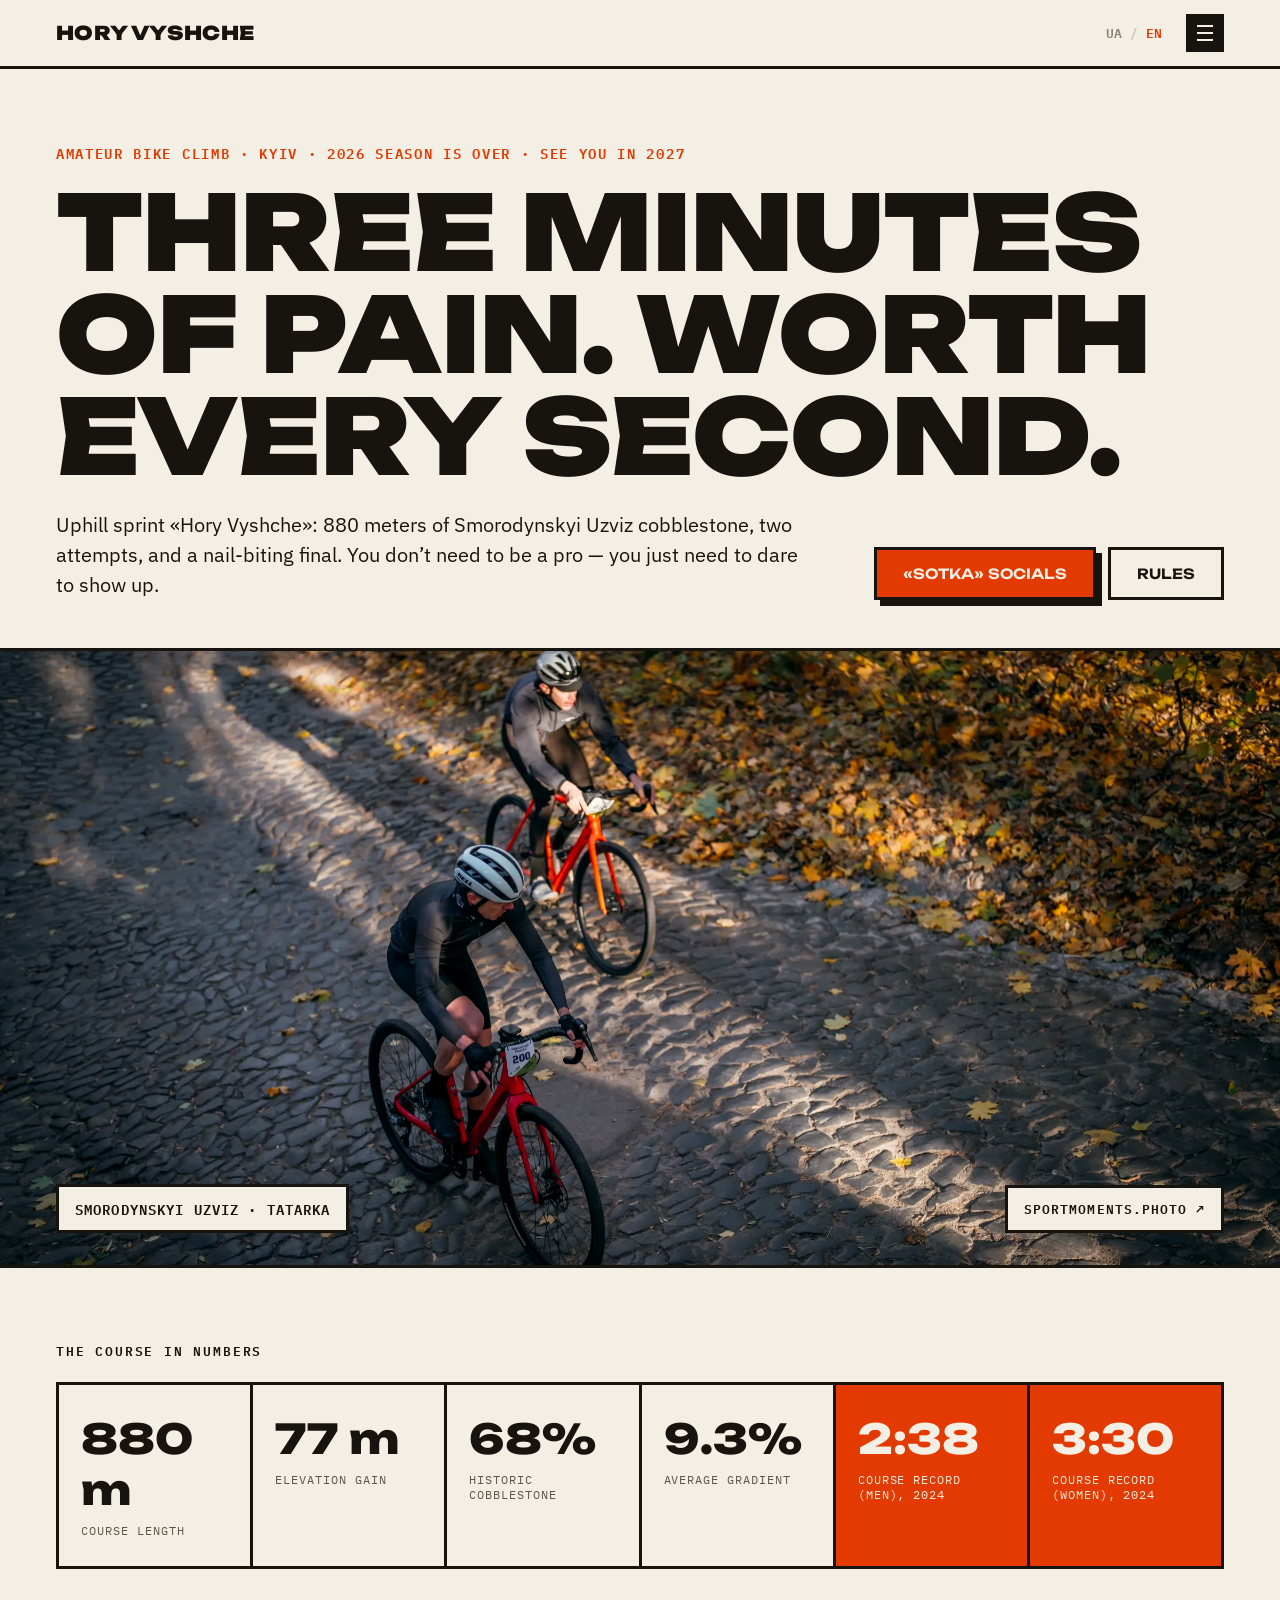
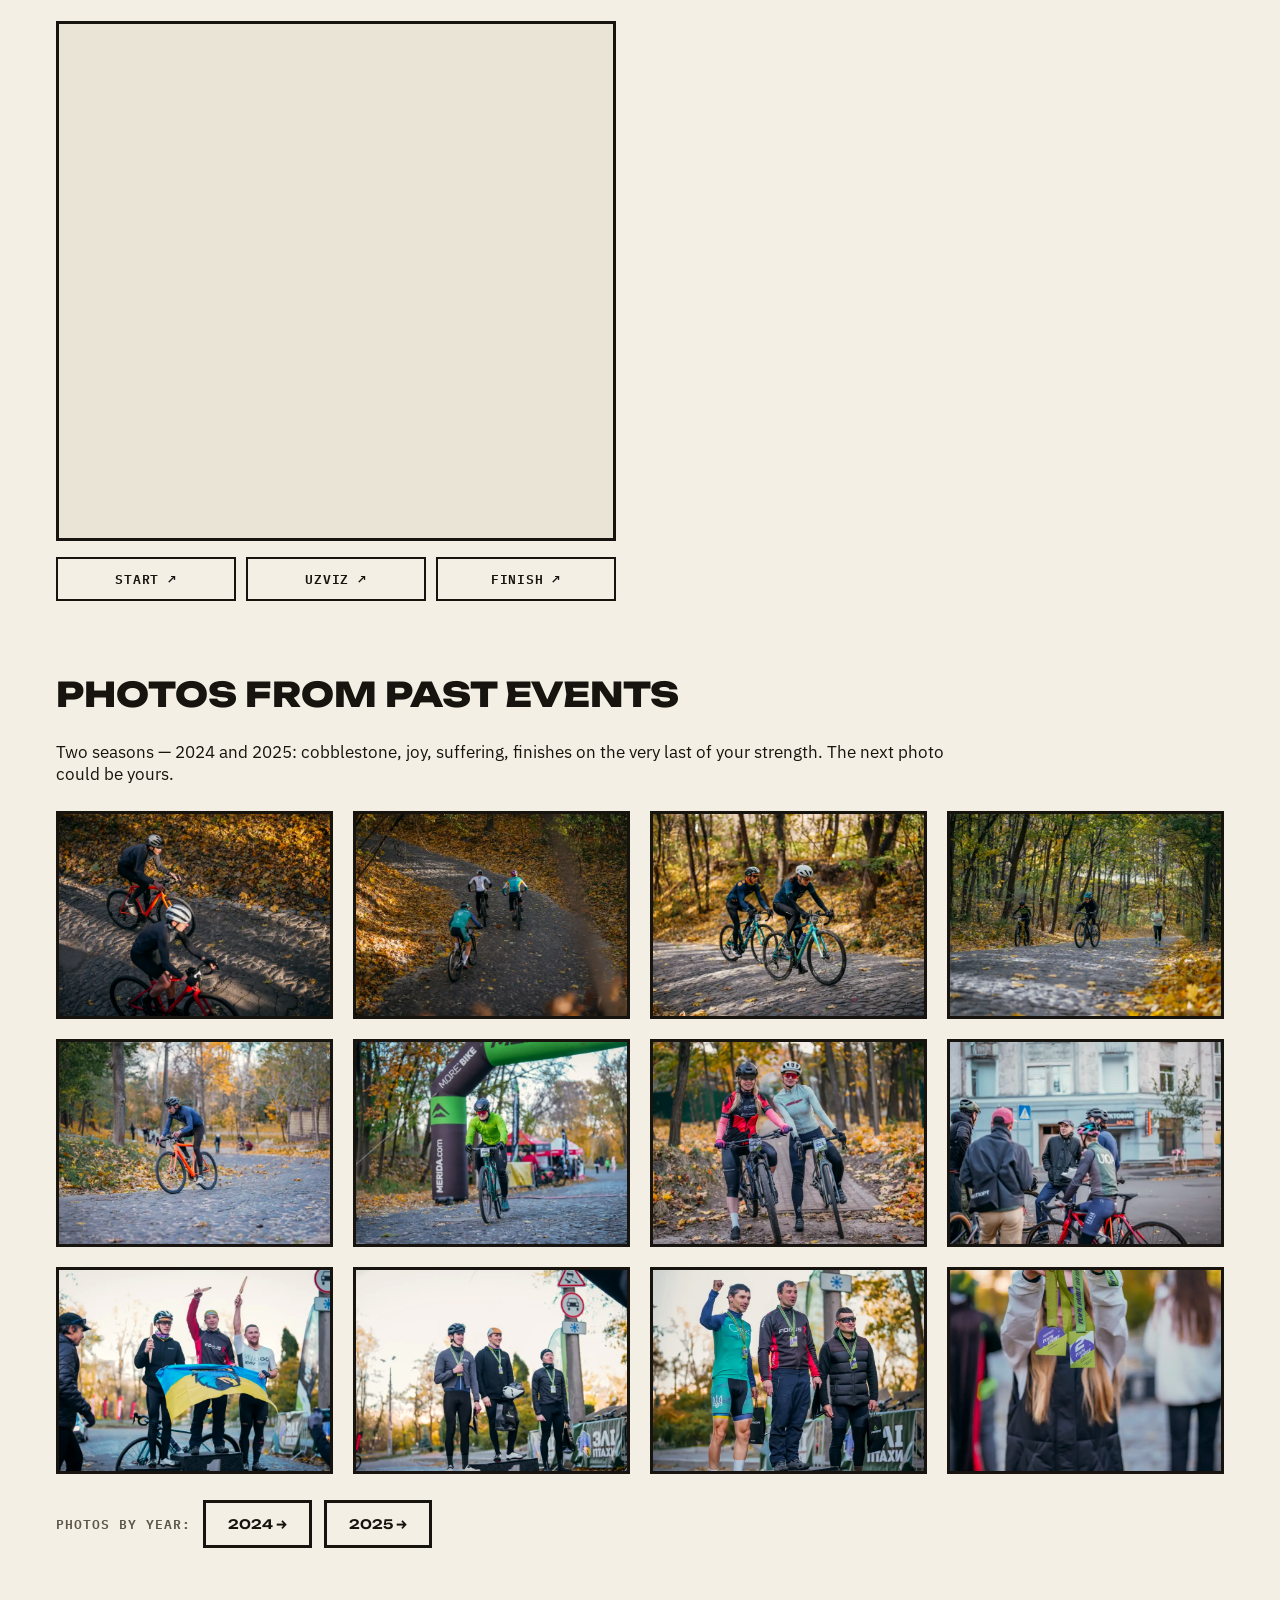
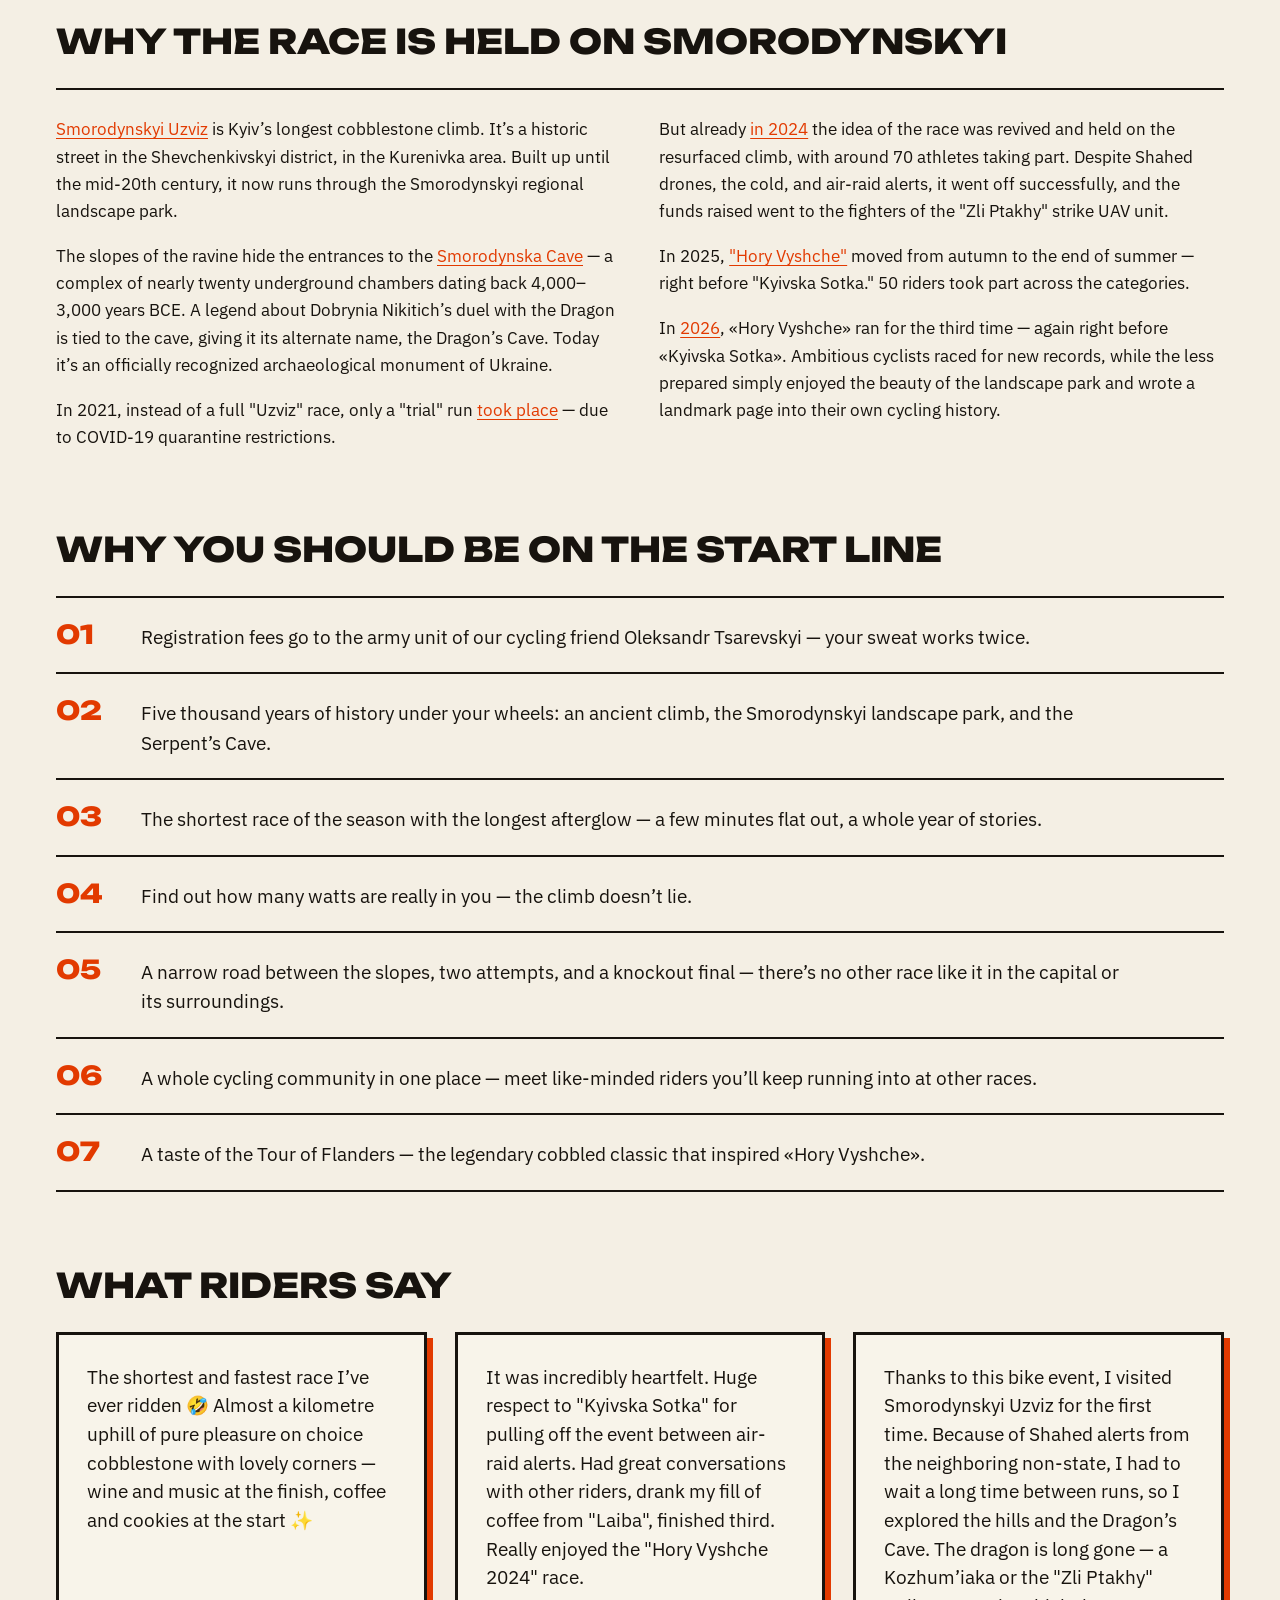
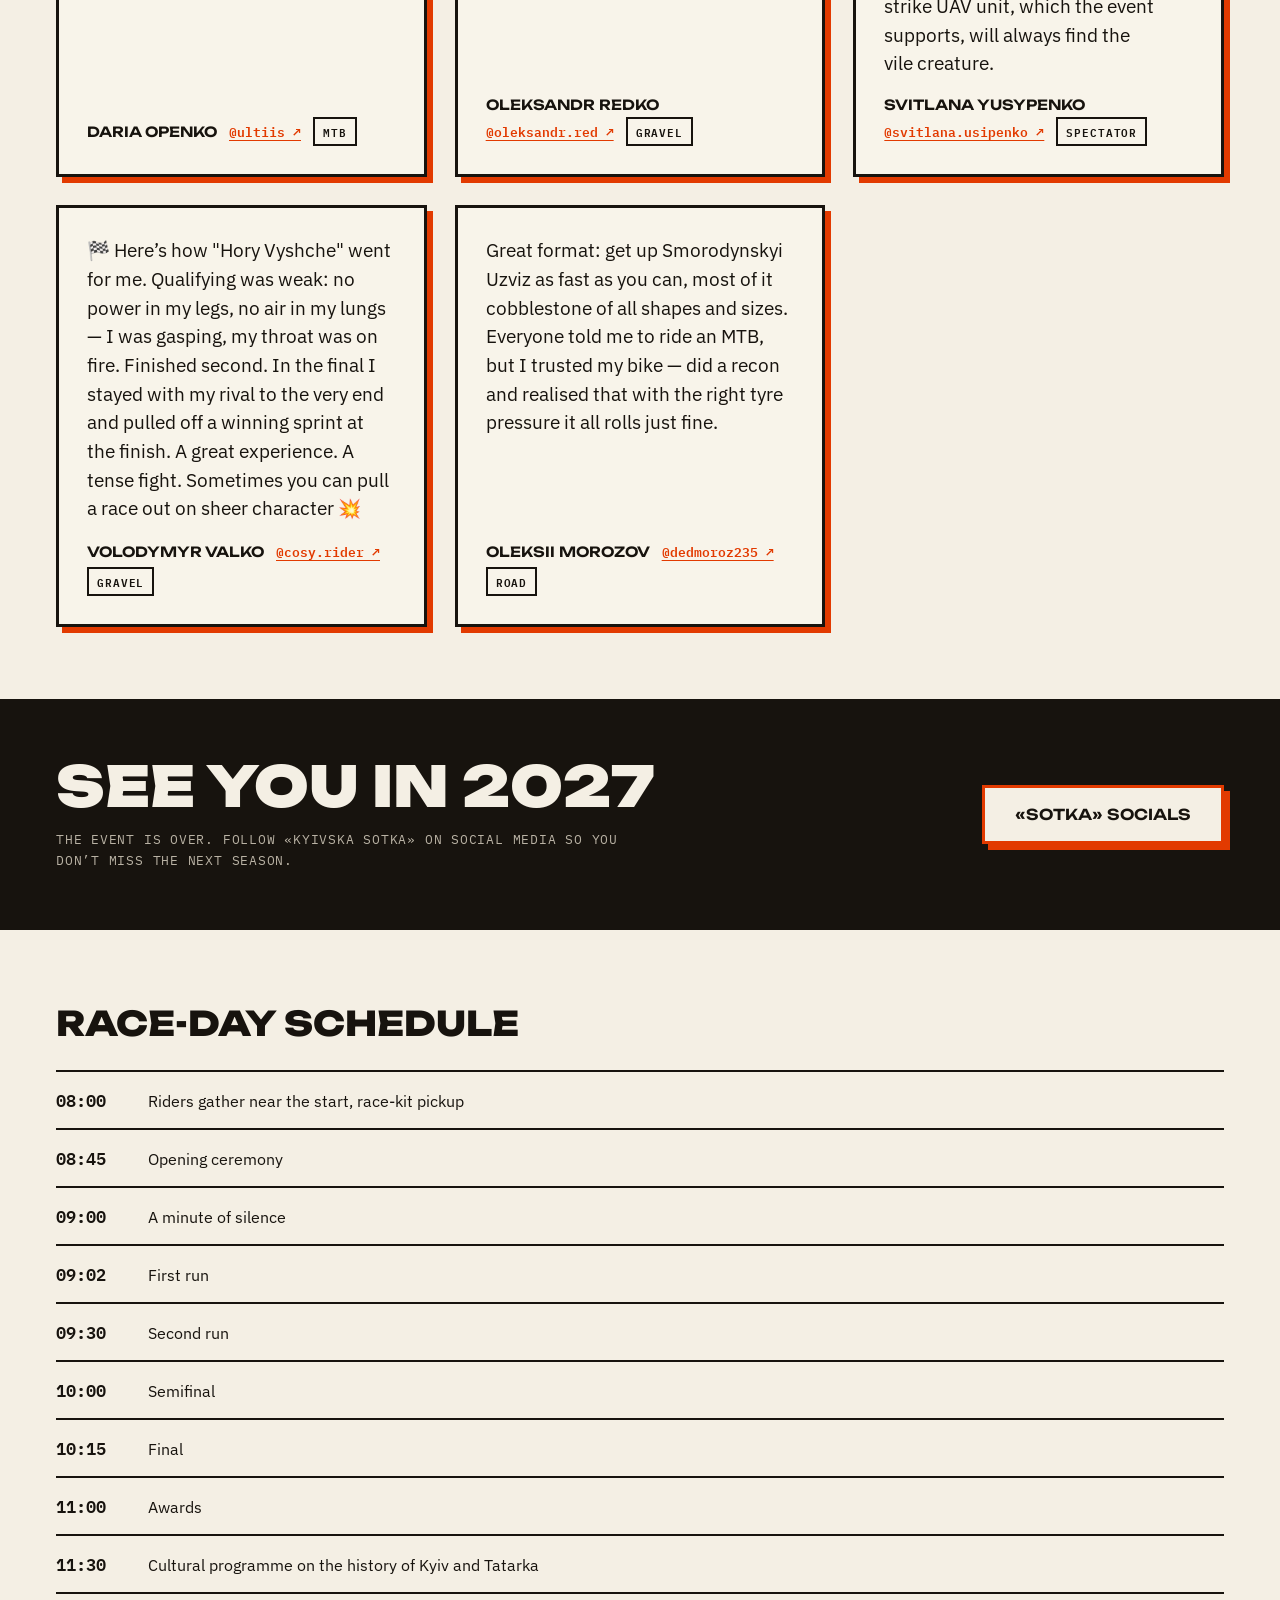
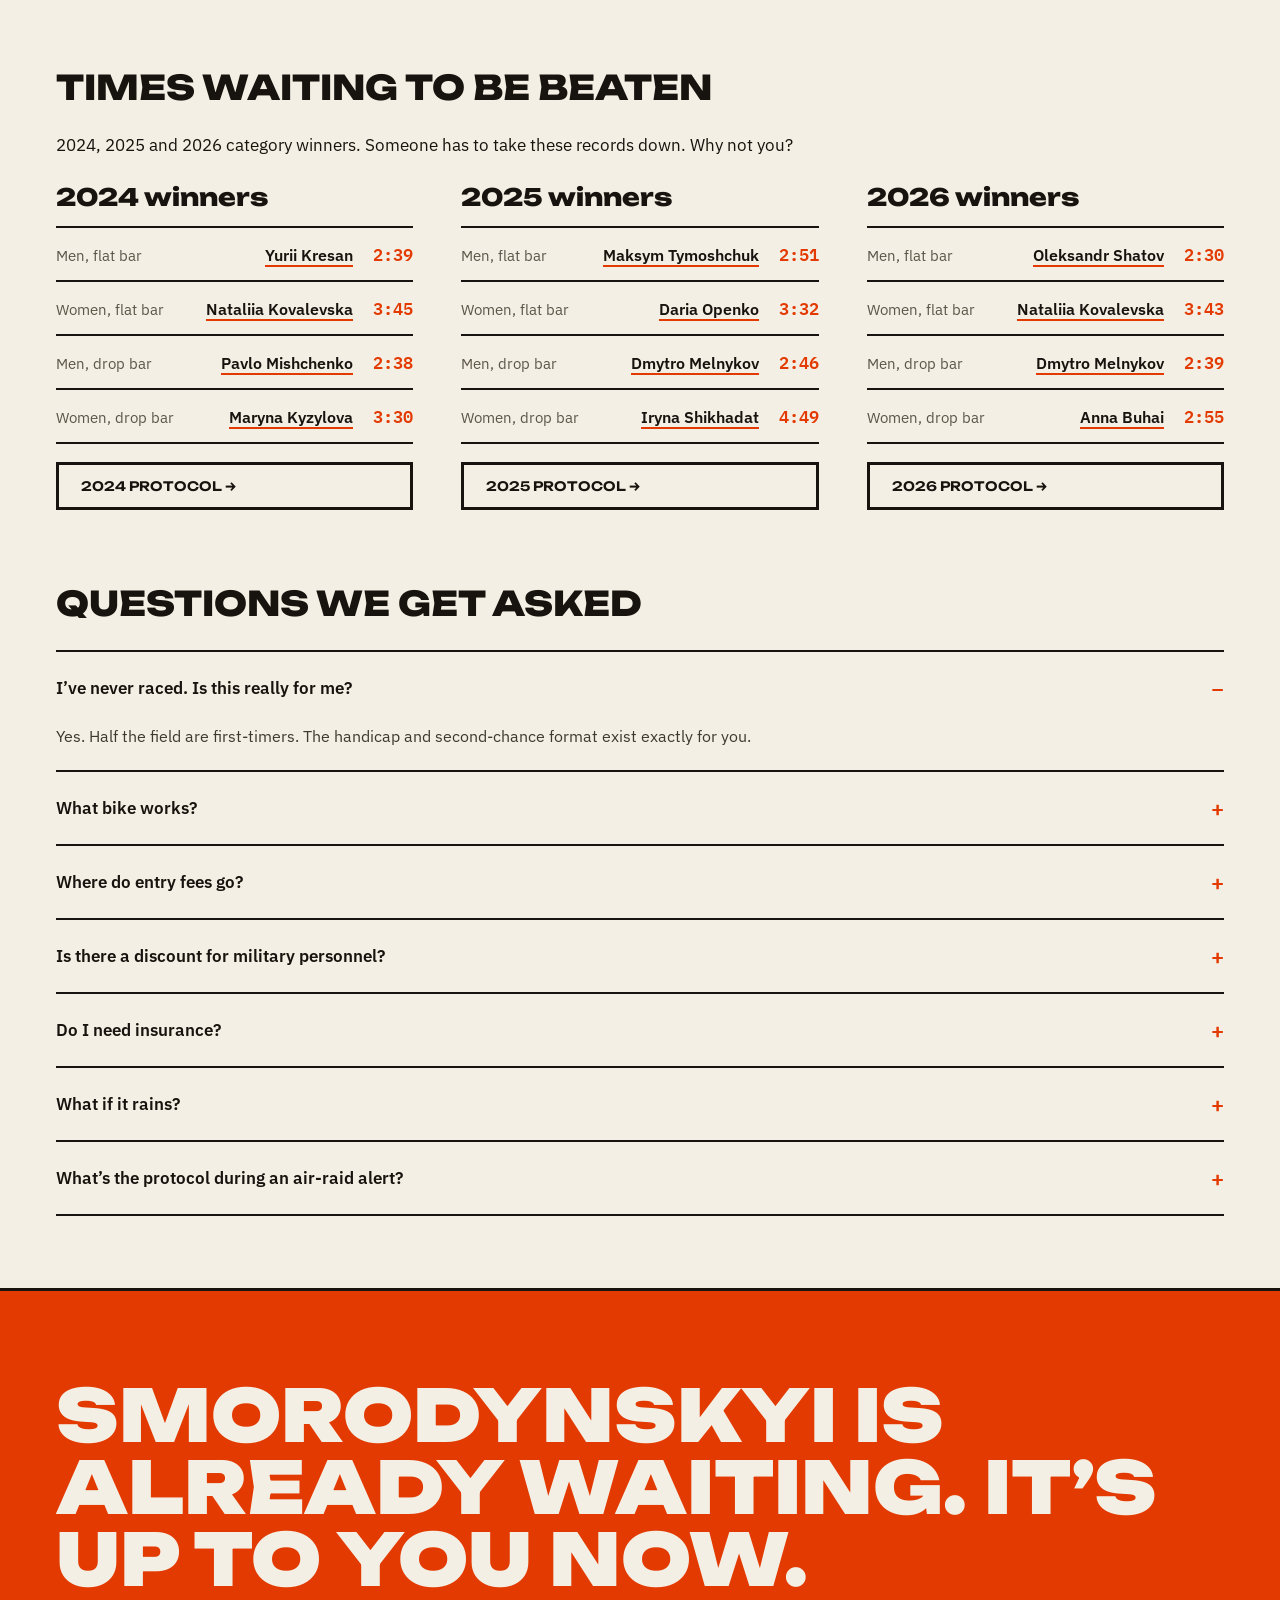
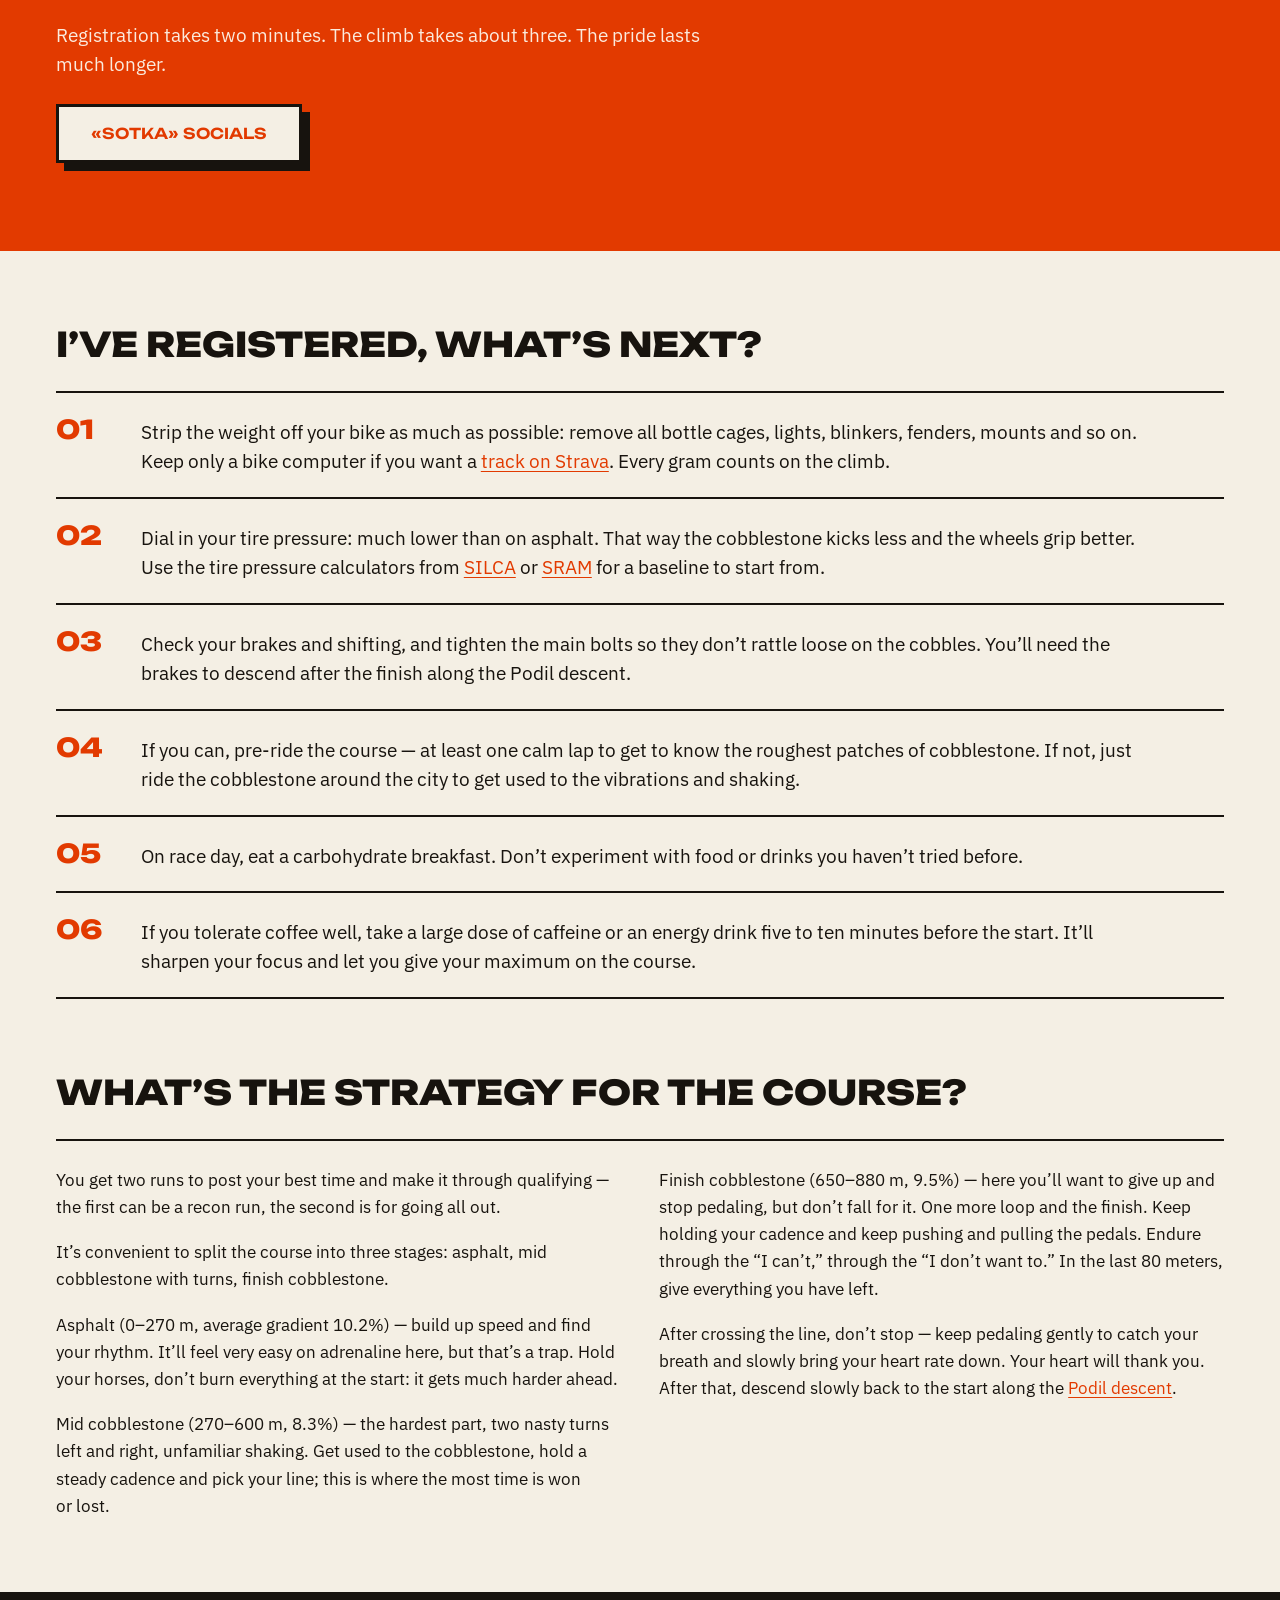
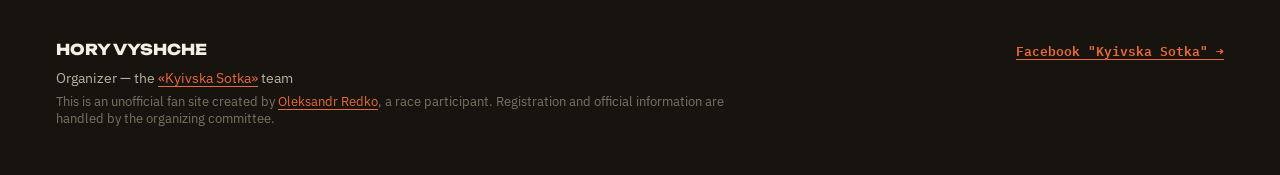
<file: index.html>
<!DOCTYPE html>
<html lang="uk">
<head>
<meta charset="utf-8">
<meta name="viewport" content="width=device-width, initial-scale=1">
<meta name="color-scheme" content="light">
<title>Гори Вище — Спринт вгору Смородинським узвозом</title>
<meta name="description" content="Велоспринт вгору Смородинським узвозом — історичним бруківочним підйомом до Татарки в Києві.">
<link rel="icon" href="assets/icon.svg?v=7" type="image/svg+xml">
<link rel="icon" href="assets/favicon.ico?v=7" sizes="any">
<link rel="apple-touch-icon" href="assets/apple-touch-icon.png?v=7">
<link rel="manifest" href="assets/site.webmanifest">
<meta name="theme-color" content="#17130E">
<meta property="og:type" content="website">
<meta property="og:url" content="https://uzviz.pp.ua/">
<meta property="og:title" content="Гори Вище — Спринт вгору Смородинським узвозом">
<meta property="og:description" content="Велоспринт вгору Смородинським узвозом — історичним бруківочним підйомом до Татарки в Києві.">
<meta property="og:image" content="https://uzviz.pp.ua/assets/og-image.jpg?v=7">
<meta property="og:image:width" content="1200">
<meta property="og:image:height" content="690">
<meta property="og:locale" content="uk_UA">
<meta name="twitter:card" content="summary_large_image">
<meta name="twitter:title" content="Гори Вище — Спринт вгору Смородинським узвозом">
<meta name="twitter:description" content="Велоспринт вгору Смородинським узвозом — історичним бруківочним підйомом до Татарки в Києві.">
<meta name="twitter:image" content="https://uzviz.pp.ua/assets/og-image.jpg?v=7">
<link rel="preconnect" href="https://fonts.googleapis.com">
<link rel="preconnect" href="https://fonts.gstatic.com" crossorigin>
<link rel="stylesheet" href="css/style.css?v=7">
</head>
<body>
<div class="page" id="app"></div>
<script src="js/main.js?v=7"></script>
</body>
</html>
</file>
<file: css/style.css>
@import url('https://fonts.googleapis.com/css2?family=Unbounded:wght@400;600;800;900&family=IBM+Plex+Sans:wght@400;500;600&family=IBM+Plex+Mono:wght@400;500;600&display=swap');

:root {
  color-scheme: light;
  --bg: #F4EFE4;
  --ink: #17130E;
  --accent: #E23A00;
  --accent-soft: #E86A3C;
  --accent-pale: #FBEBDD;
  --muted: #5B5648;
  --muted-2: #7A7466;
  --line-muted: #B9B2A4;
  --line-faint: #C8C1B2;
}

* { box-sizing: border-box; }

html { scroll-behavior: smooth; }

body {
  margin: 0;
  background: var(--bg);
  color: var(--ink);
  font-family: 'IBM Plex Sans', sans-serif;
  text-wrap: pretty;
  overflow-x: hidden;
}

a { color: var(--accent); text-decoration: underline; text-underline-offset: 3px; }
a:hover { color: var(--ink); }

.page { background: var(--bg); color: var(--ink); }

.container { max-width: 1280px; margin: 0 auto; padding: 0 clamp(16px, 5vw, 56px); }

/* offset anchor jumps so headings clear the sticky nav */
section[id] { scroll-margin-top: 90px; }

/* nav */
.nav {
  position: sticky;
  top: 0;
  z-index: 50;
  display: flex;
  align-items: center;
  justify-content: space-between;
  gap: 16px;
  padding: 14px clamp(16px, 5vw, 56px);
  background: var(--bg);
  border-bottom: 3px solid var(--ink);
}
.nav-brand {
  font-family: 'Unbounded', sans-serif;
  font-weight: 900;
  font-size: clamp(15px, 2.4vw, 19px);
  letter-spacing: 0.02em;
  text-transform: uppercase;
  color: var(--ink);
  text-decoration: none;
}
.nav-controls { display: flex; align-items: center; gap: clamp(10px, 2.4vw, 22px); }
.lang-switch {
  display: flex;
  align-items: center;
  gap: 6px;
  font-family: 'IBM Plex Mono', monospace;
  font-weight: 600;
  font-size: 13px;
}
.lang-switch .sep { color: var(--line-faint); }
.lang-btn { background: none; border: none; cursor: pointer; padding: 4px 2px; font-family: 'IBM Plex Mono', monospace; font-weight: 600; font-size: 13px; color: #8A8375; }
.lang-btn.is-active { color: var(--accent); }
.menu-btn {
  width: 38px; height: 38px;
  display: flex; flex-direction: column; justify-content: center; align-items: center; gap: 5px;
  background: var(--ink); border: none; cursor: pointer;
}
.menu-btn span { display: block; width: 16px; height: 2px; background: var(--bg); }
.dropdown {
  position: absolute; top: 100%; right: clamp(16px, 5vw, 56px); z-index: 20;
  background: var(--bg); border: 3px solid var(--ink); padding: 8px 0;
  display: flex; flex-direction: column; min-width: 220px; box-shadow: 8px 8px 0 var(--accent);
  max-height: calc(100vh - 80px); overflow-y: auto;
}
.dropdown a {
  padding: 11px 20px; color: var(--ink); text-decoration: none;
  font-family: 'Unbounded', sans-serif; font-weight: 600; font-size: 13px; text-transform: uppercase;
}
.dropdown a.dropdown-cta { color: var(--accent); }
.dropdown-rule { height: 2px; background: var(--ink); margin: 6px 20px; }

/* hero */
.hero-inner { max-width: 1280px; margin: 0 auto; padding: clamp(36px, 6vw, 72px) clamp(16px, 5vw, 56px) clamp(28px, 4vw, 48px); }
.kicker {
  font-family: 'IBM Plex Mono', monospace; font-weight: 600; font-size: clamp(12px, 1.4vw, 14px);
  letter-spacing: 0.12em; text-transform: uppercase; color: var(--accent); margin: 0 0 18px;
}
.hero-title {
  font-family: 'Unbounded', sans-serif; font-weight: 900; font-size: clamp(38px, 8.6vw, 104px);
  line-height: 0.98; text-transform: uppercase; letter-spacing: -0.01em; margin: 0 0 22px; max-width: 20ch;
}
.hero-footer-row { display: flex; flex-wrap: wrap; gap: clamp(20px, 4vw, 48px); align-items: flex-end; justify-content: space-between; }
.hero-sub { font-size: clamp(16px, 2vw, 20px); line-height: 1.5; max-width: 62ch; margin: 0; }
.cta-row { display: flex; gap: 12px; flex-wrap: wrap; }
.btn-primary, .btn-secondary {
  display: inline-flex; align-items: center; font-family: 'Unbounded', sans-serif; font-weight: 600;
  font-size: 14px; text-transform: uppercase; border: 3px solid var(--ink); padding: 15px 26px; text-decoration: none;
}
.btn-primary { color: var(--bg); background: var(--accent); box-shadow: 6px 6px 0 var(--ink); }
.btn-secondary { color: var(--ink); background: transparent; }

.hero-media { position: relative; border-top: 3px solid var(--ink); border-bottom: 3px solid var(--ink); }
.hero-media picture { display: block; }
.hero-img { width: 100%; height: clamp(360px, 48vw, 620px); object-fit: cover; display: block; filter: saturate(1.08) contrast(1.06); }
.stamp {
  position: absolute; left: clamp(16px, 5vw, 56px); bottom: clamp(16px, 3vw, 32px);
  background: var(--bg); border: 3px solid var(--ink); padding: 10px 16px;
  font-family: 'IBM Plex Mono', monospace; font-weight: 600; font-size: clamp(12px, 1.4vw, 14px);
  letter-spacing: 0.08em; text-transform: uppercase;
}
.photo-credit {
  position: absolute; right: clamp(16px, 5vw, 56px); bottom: clamp(16px, 3vw, 32px);
  background: var(--bg); border: 3px solid var(--ink); padding: 10px 16px;
  font-family: 'IBM Plex Mono', monospace; font-weight: 600; font-size: clamp(11px, 1.2vw, 13px);
  letter-spacing: 0.08em; text-transform: uppercase; color: var(--ink); text-decoration: none;
}

/* section headings */
.section-heading-mono {
  font-family: 'IBM Plex Mono', monospace; font-weight: 600; font-size: 13px; letter-spacing: 0.14em;
  text-transform: uppercase; color: var(--accent); margin: 0 0 20px;
}
.section-heading {
  font-family: 'Unbounded', sans-serif; font-weight: 800; font-size: clamp(22px, 3vw, 34px);
  text-transform: uppercase; margin: 0 0 26px;
}
.section-sub { font-size: 16.5px; margin: 0 0 26px; max-width: 90ch; }
.heading-link { color: var(--ink); text-decoration: none; }
.heading-link:hover { color: var(--ink); }

/* facts */
.facts-section { padding: clamp(44px, 6vw, 72px) 0; }
.facts-grid { display: flex; flex-wrap: wrap; gap: 3px; background: var(--ink); border: 3px solid var(--ink); }
.fact-cell { flex: 1 1 160px; padding: clamp(18px, 3vw, 28px) clamp(14px, 2vw, 22px); }
.fact-value { font-family: 'Unbounded', sans-serif; font-weight: 800; font-size: clamp(26px, 3.2vw, 42px); margin: 0; }
.fact-label { font-family: 'IBM Plex Mono', monospace; font-size: 12px; letter-spacing: 0.08em; text-transform: uppercase; margin: 8px 0 0; }

/* route */
.route-section { padding: 0 0 clamp(44px, 6vw, 72px); margin-top: -20px; }
#hv-route-map { border: 3px solid var(--ink); height: 520px; max-width: 560px; background: #EAE4D6; overflow: hidden; }
#hv-route-map iframe { height: 100% !important; width: 100% !important; display: block; }
.route-links { display: flex; flex-wrap: wrap; gap: 10px; margin-top: 16px; max-width: 560px; }
.route-link {
  flex: 1 1 0; display: flex; align-items: center; justify-content: center; text-align: center;
  font-family: 'IBM Plex Mono', monospace; font-weight: 600; font-size: 13px; text-transform: uppercase;
  letter-spacing: 0.06em; color: var(--ink); border: 2px solid var(--ink); padding: 9px 14px; text-decoration: none;
  white-space: nowrap;
}

/* story */
.story-section { padding: 0 0 clamp(44px, 6vw, 72px); }
.story-body { column-count: 2; column-gap: clamp(20px, 3vw, 40px); border-top: 2px solid var(--ink); padding-top: 26px; }
.story-body p { margin: 0 0 18px; font-size: clamp(15.5px, 1.7vw, 17px); line-height: 1.6; break-inside: avoid; }
@media (max-width: 640px) {
  .story-body { column-count: 1; }
}
/* why */
.why-section { padding: 0 0 clamp(44px, 6vw, 72px); }
#next-steps { padding-top: clamp(44px, 6vw, 72px); }
.why-heading { font-family: 'Unbounded', sans-serif; font-weight: 800; font-size: clamp(22px, 3vw, 34px); text-transform: uppercase; margin: 0 0 26px; }
.why-list { display: flex; flex-direction: column; }
.why-item { display: flex; gap: clamp(16px, 3vw, 32px); align-items: baseline; padding: 20px 0; border-top: 2px solid var(--ink); }
.why-num { font-family: 'Unbounded', sans-serif; font-weight: 800; font-size: clamp(18px, 2.4vw, 26px); color: var(--accent); min-width: 2.2ch; }
.why-text { margin: 0; font-size: clamp(16px, 1.9vw, 19px); line-height: 1.55; max-width: 92ch; }
.rule-top { border-top: 2px solid var(--ink); }

/* expect-2027 banner */
.countdown-section { background: var(--ink); color: var(--bg); border-top: 3px solid var(--ink); border-bottom: 3px solid var(--ink); }
.countdown-inner {
  max-width: 1280px; margin: 0 auto; padding: clamp(36px, 5vw, 56px) clamp(16px, 5vw, 56px);
  display: flex; flex-wrap: wrap; gap: clamp(24px, 4vw, 48px); align-items: center; justify-content: space-between;
}
.expect { max-width: 60ch; }
.expect-title { font-family: 'Unbounded', sans-serif; font-weight: 900; font-size: clamp(32px, 4.6vw, 56px); line-height: 1; text-transform: uppercase; margin: 0; }
.expect-sub { font-family: 'IBM Plex Mono', monospace; font-size: 13px; letter-spacing: 0.06em; text-transform: uppercase; color: var(--line-muted); line-height: 1.6; margin: 16px 0 0; }
.countdown-cta { display: inline-flex; align-items: center; font-family: 'Unbounded', sans-serif; font-weight: 600; font-size: 15px; text-transform: uppercase; color: var(--ink); background: var(--bg); border: 3px solid var(--accent); padding: 17px 30px; text-decoration: none; box-shadow: 6px 6px 0 var(--accent); }

/* schedule */
.schedule-section { padding: clamp(44px, 6vw, 72px) 0; }
.schedule-item { display: flex; gap: 24px; padding: 14px 0; border-top: 2px solid var(--ink); align-items: baseline; }
.schedule-time { font-family: 'IBM Plex Mono', monospace; font-weight: 600; font-size: 17px; min-width: 68px; }
.schedule-event { font-size: 16px; }

/* results */
.results-section { padding: 0 0 clamp(44px, 6vw, 72px); }
.results-years-grid { display: grid; grid-template-columns: repeat(auto-fit, minmax(min(340px, 100%), 1fr)); gap: clamp(24px, 4vw, 48px); }
.results-years-grid > div { display: flex; flex-direction: column; }
.results-years-grid > div .rule-top { margin-top: auto; }
.results-year-heading { font-family: 'Unbounded', sans-serif; font-weight: 800; font-size: clamp(18px, 2.2vw, 24px); margin: 0 0 14px; }
.results-item { display: flex; flex-wrap: nowrap; gap: 6px 20px; justify-content: space-between; padding: 12px 0; border-top: 2px solid var(--ink); align-items: baseline; }
.results-category { font-size: 14.5px; color: var(--muted); flex: 1 1 auto; min-width: 0; }
.results-result { display: flex; flex: 0 0 auto; gap: 6px 20px; align-items: baseline; white-space: nowrap; }
.results-winner { font-weight: 600; font-size: 16px; color: var(--ink); text-decoration: none; border-bottom: 2px solid var(--accent); }
.results-time { font-family: 'IBM Plex Mono', monospace; font-weight: 600; font-size: 17px; color: var(--accent); }
.results-protocol-link { margin-top: 18px; padding: 12px 20px; }

/* gallery */
.gallery-section { padding: 0 0 clamp(44px, 6vw, 72px); }
.gallery-grid { display: grid; grid-template-columns: repeat(auto-fit, minmax(220px, 1fr)); gap: clamp(12px, 2vw, 20px); cursor: zoom-in; }
.gallery-figure { margin: 0; aspect-ratio: 4/3; overflow: hidden; border: 3px solid var(--ink); position: relative; }
.gallery-figure picture { display: block; width: 100%; height: 100%; }
.gallery-figure img { width: 100%; height: 100%; object-fit: cover; display: block; filter: saturate(1.08) contrast(1.04); }
.gallery-years { display: flex; flex-wrap: wrap; align-items: center; gap: 12px; margin-top: 26px; }

.years-label { font-family: 'IBM Plex Mono', monospace; font-weight: 600; font-size: 12.5px; letter-spacing: 0.08em; text-transform: uppercase; color: var(--muted); }
.year-link { display: inline-flex; align-items: center; font-family: 'Unbounded', sans-serif; font-weight: 600; font-size: 13px; text-transform: uppercase; color: var(--ink); border: 3px solid var(--ink); padding: 13px 22px; text-decoration: none; }

/* lightbox */
.lightbox {
  position: fixed; inset: 0; z-index: 60; background: rgba(23, 19, 14, 0.94);
  display: flex; flex-direction: column; align-items: center; justify-content: center; gap: 18px;
  padding: clamp(16px, 4vw, 48px); cursor: zoom-out;
}
.lightbox-img { width: min(1100px, 92vw); height: 76vh; background-size: contain; background-position: center; background-repeat: no-repeat; border: 3px solid var(--bg); }
.lightbox-controls { display: flex; align-items: center; gap: 14px; }
.lightbox-btn { font-family: 'Unbounded', sans-serif; font-weight: 600; font-size: 15px; color: var(--ink); background: var(--bg); border: 3px solid var(--bg); padding: 10px 20px; cursor: pointer; }
.lightbox-close { font-size: 13px; text-transform: uppercase; color: var(--bg); background: transparent; border: 3px solid var(--accent); padding: 10px 18px; margin-left: 10px; }
.lightbox-counter { font-family: 'IBM Plex Mono', monospace; font-weight: 600; font-size: 13px; letter-spacing: 0.08em; color: var(--bg); }
.lightbox-date {
  position: absolute; left: clamp(16px, 4vw, 40px); bottom: clamp(16px, 4vw, 32px);
  font-family: 'IBM Plex Mono', monospace; font-weight: 600; font-size: 12.5px; letter-spacing: 0.06em;
  text-transform: uppercase; color: var(--bg); border: 2px solid var(--bg); padding: 8px 14px;
}
.lightbox-credit {
  position: absolute; right: clamp(16px, 4vw, 40px); bottom: clamp(16px, 4vw, 32px);
  font-family: 'IBM Plex Mono', monospace; font-weight: 600; font-size: 12.5px; letter-spacing: 0.06em;
  text-transform: uppercase; color: var(--bg); border: 2px solid var(--bg); padding: 8px 14px; text-decoration: none;
}
.lightbox-credit:hover { color: var(--bg); }

/* voices */
.voices-section { padding: 0 0 clamp(44px, 6vw, 72px); }
.voices-grid { display: grid; grid-template-columns: repeat(auto-fit, minmax(min(300px, 100%), 1fr)); gap: clamp(16px, 2.5vw, 28px); }
.voice-card { margin: 0; border: 3px solid var(--ink); background: #F8F4EA; padding: clamp(20px, 3vw, 28px); display: flex; flex-direction: column; gap: 18px; box-shadow: 6px 6px 0 var(--accent); }
.voice-quote { margin: 0; font-size: clamp(16px, 1.9vw, 18.5px); line-height: 1.55; }
.voice-caption { margin-top: auto; display: flex; flex-wrap: wrap; gap: 4px 12px; align-items: baseline; }
.voice-name { font-family: 'Unbounded', sans-serif; font-weight: 600; font-size: 14px; text-transform: uppercase; }
.voice-link { font-family: 'IBM Plex Mono', monospace; font-weight: 600; font-size: 12.5px; color: var(--accent); }
.voice-bike { font-family: 'IBM Plex Mono', monospace; font-weight: 600; font-size: 11px; letter-spacing: 0.08em; text-transform: uppercase; color: var(--ink); border: 2px solid var(--ink); padding: 3px 8px; }

/* faq */
.faq-section { padding: 0 0 clamp(44px, 6vw, 72px); }
.faq-item { border-top: 2px solid var(--ink); }
.faq-question {
  width: 100%; display: flex; align-items: center; justify-content: space-between; gap: 16px;
  background: none; border: none; text-align: left; cursor: pointer; padding: 18px 0;
  font-family: 'IBM Plex Sans', sans-serif; font-weight: 600; font-size: 17px; color: var(--ink);
}
.faq-marker { font-family: 'IBM Plex Mono', monospace; font-size: 22px; color: var(--accent); flex-shrink: 0; }
.faq-answer { margin: 0 0 20px; font-size: 15.5px; line-height: 1.65; color: #3E392E; max-width: 92ch; }
.faq-link-wrap { margin: -8px 0 20px; }
.faq-link { font-family: 'IBM Plex Mono', monospace; font-weight: 600; font-size: 13px; color: var(--accent); }

/* final CTA */
.final-section { background: var(--accent); border-top: 3px solid var(--ink); }
.final-inner { max-width: 1280px; margin: 0 auto; padding: clamp(48px, 7vw, 88px) clamp(16px, 5vw, 56px); display: flex; flex-direction: column; align-items: flex-start; gap: 26px; }
.final-title { font-family: 'Unbounded', sans-serif; font-weight: 900; font-size: clamp(30px, 6vw, 72px); line-height: 1.0; text-transform: uppercase; color: var(--bg); margin: 0; max-width: 18ch; }
.final-sub { font-size: clamp(16px, 2vw, 19px); line-height: 1.5; color: var(--accent-pale); max-width: 68ch; margin: 0; }
.final-cta { display: inline-flex; align-items: center; font-family: 'Unbounded', sans-serif; font-weight: 600; font-size: 15px; text-transform: uppercase; color: var(--accent); background: var(--bg); border: 3px solid var(--ink); padding: 17px 32px; text-decoration: none; box-shadow: 8px 8px 0 var(--ink); }

/* footer */
.footer { background: var(--ink); color: var(--line-muted); }
.footer-inner { max-width: 1280px; margin: 0 auto; padding: clamp(32px, 5vw, 48px) clamp(16px, 5vw, 56px); display: flex; flex-wrap: wrap; gap: 24px; justify-content: space-between; align-items: flex-start; }
.footer-brand-col { max-width: 68ch; }
.footer-brand { font-family: 'Unbounded', sans-serif; font-weight: 800; font-size: 15px; text-transform: uppercase; color: var(--bg); margin: 0 0 10px; }
.footer-organizers { font-size: 13.5px; margin: 0 0 6px; }
.footer-organizers a { color: var(--accent-soft); }
.footer-disclaimer { font-size: 13px; color: var(--muted-2); margin: 0; }
.footer-disclaimer a { color: var(--accent-soft); }
.footer-fb { font-family: 'IBM Plex Mono', monospace; font-weight: 600; font-size: 13px; color: var(--accent-soft); text-decoration: underline; text-underline-offset: 3px; white-space: nowrap; }
.footer-fb:hover { color: var(--accent-soft); }

/* phones: pull corner-pinned captions into normal flow so they can't overlap */
@media (max-width: 480px) {
  .hero-media { display: flex; flex-direction: column; }
  .stamp, .photo-credit { position: static; align-self: stretch; text-align: center; }
  .photo-credit { margin-top: -3px; }
  .lightbox-date, .lightbox-credit { position: static; }
}
</file>
